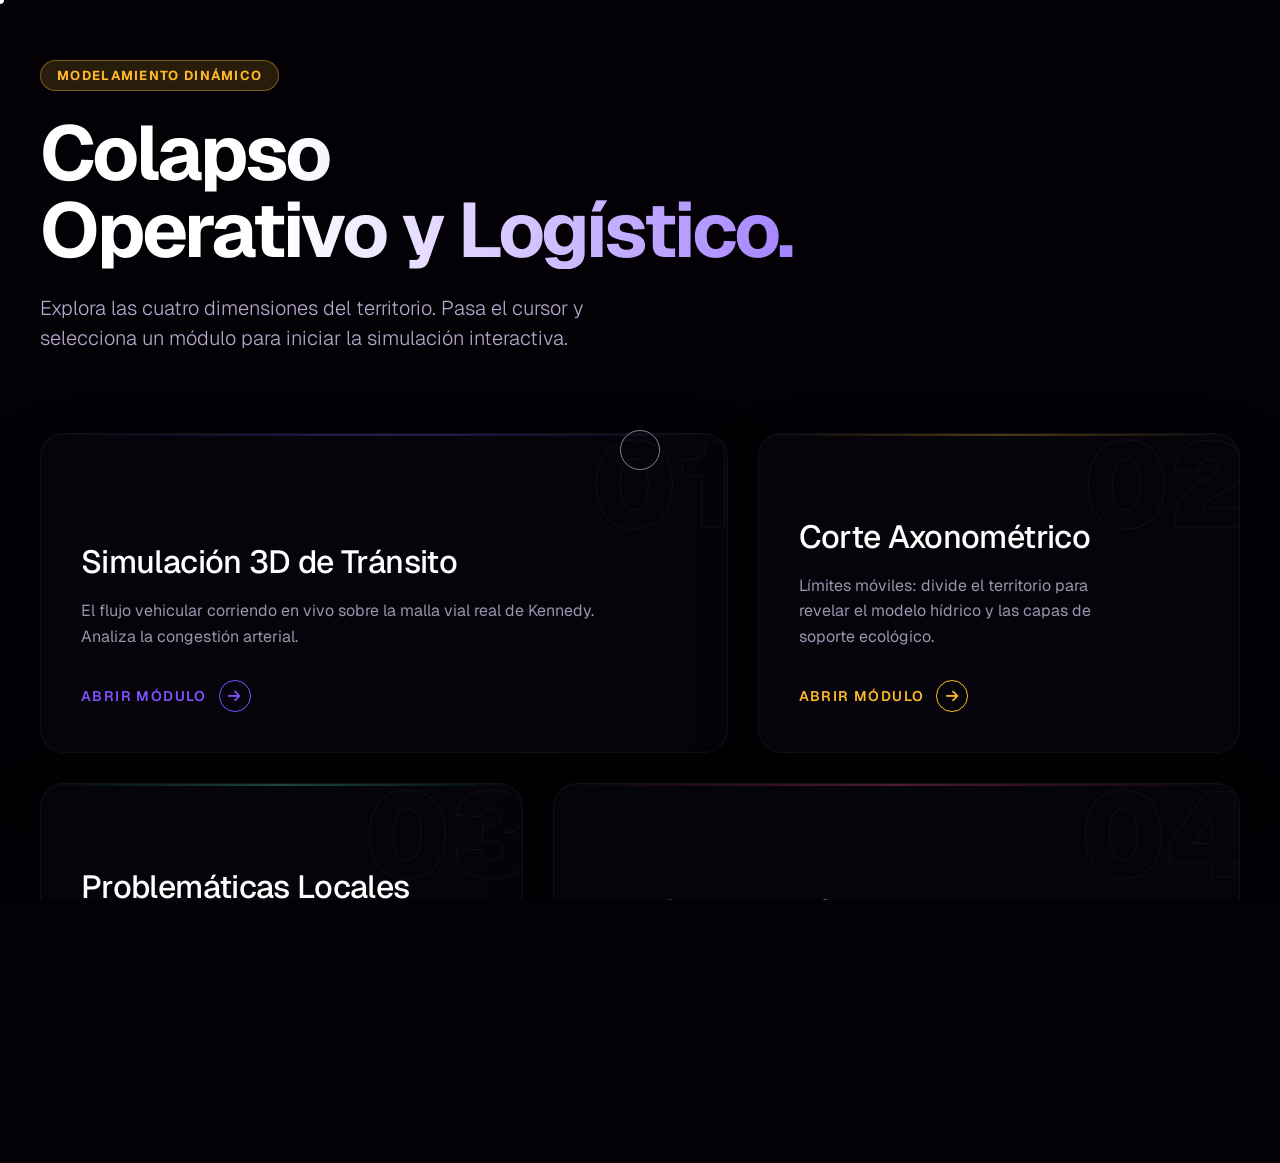
<file: index.html>
<!DOCTYPE html>
<html lang="es">
<head>
<meta charset="UTF-8">
<meta name="viewport" content="width=device-width, initial-scale=1, viewport-fit=cover">
<title>RAPOT · Kennedy</title>
<link rel="preconnect" href="https://fonts.googleapis.com">
<link rel="preconnect" href="https://fonts.gstatic.com" crossorigin>
<link href="https://fonts.googleapis.com/css2?family=Geist:wght@100;300;500;700;900&display=swap" rel="stylesheet">
<link rel="stylesheet" href="https://cdnjs.cloudflare.com/ajax/libs/font-awesome/6.5.1/css/all.min.css">
<style>
  :root {
    --bg: #030105;
    --c1: #8052ff; /* Violeta */
    --c2: #ffb829; /* Ambar */
    --c3: #4fdccc; /* Cyan */
    --c4: #ff4d82; /* Rosa */
    --font: 'Geist', sans-serif;
  }
  
  * { box-sizing: border-box; margin: 0; padding: 0; cursor: none; /* Custom cursor */ }
  
  body, html {
    width: 100%; height: 100%;
    background-color: var(--bg);
    font-family: var(--font);
    color: #fff;
    overflow-x: hidden;
    scroll-behavior: smooth;
  }

  /* --- CUSTOM CURSOR --- */
  .cursor-dot, .cursor-outline {
    position: fixed; top: 0; left: 0;
    transform: translate(-50%, -50%);
    border-radius: 50%;
    z-index: 9999; pointer-events: none;
  }
  .cursor-dot {
    width: 8px; height: 8px; background: #fff;
  }
  .cursor-outline {
    width: 40px; height: 40px;
    border: 1px solid rgba(255,255,255,0.5);
    transition: width 0.2s, height 0.2s, background 0.2s;
  }

  /* --- BACKGROUND FX & MAP --- */
  .bg-map-container {
    position: fixed; top: 0; left: 0; width: 100vw; height: 100vh; z-index: -2;
    opacity: 0.15; pointer-events: none;
    filter: sepia(1) hue-rotate(220deg) saturate(3) brightness(0.4) contrast(1.2);
    transform: scale(1.05);
  }
  .bg-map-container iframe { width: 100%; height: 100%; border: none; }

  canvas#bg-canvas {
    position: fixed; top: 0; left: 0; width: 100vw; height: 100vh;
    z-index: -1; opacity: 0.8; pointer-events: none;
  }

  .huge-text {
    position: fixed;
    top: 50%; left: 0; transform: translateY(-50%);
    font-size: 25vw; font-weight: 900;
    color: transparent;
    -webkit-text-stroke: 2px rgba(255,255,255,0.04);
    z-index: -1; pointer-events: none; white-space: nowrap;
    letter-spacing: -0.02em;
    animation: marqueeText 40s linear infinite alternate;
  }
  @keyframes marqueeText {
    0% { transform: translate(-5%, -50%); }
    100% { transform: translate(-30%, -50%); }
  }

  /* --- LAYOUT --- */
  .wrapper {
    position: relative; z-index: 10;
    min-height: 100vh;
    display: flex; flex-direction: column;
    padding: 60px 40px;
    max-width: 1400px; margin: 0 auto;
  }

  header { margin-bottom: 80px; }
  
  .badge {
    display: inline-block; padding: 6px 16px; border-radius: 50px;
    background: rgba(255, 184, 41, 0.15); border: 1px solid rgba(255, 184, 41, 0.4);
    color: var(--c2); font-size: 13px; font-weight: 700; letter-spacing: 0.1em;
    margin-bottom: 24px; text-transform: uppercase;
    animation: popIn 0.6s cubic-bezier(0.175, 0.885, 0.32, 1.275) forwards;
    opacity: 0; transform: scale(0.8);
  }
  @keyframes popIn { to { opacity: 1; transform: scale(1); } }

  h1.title {
    font-size: clamp(3rem, 6vw, 5rem);
    font-weight: 700; letter-spacing: -0.04em; line-height: 1;
    margin-bottom: 24px;
    background: linear-gradient(to right, #fff 20%, #8052ff 80%);
    -webkit-background-clip: text; color: transparent;
    /* Efecto aparición de texto */
    clip-path: polygon(0 0, 100% 0, 100% 100%, 0% 100%);
    animation: slideUpTitle 1s cubic-bezier(0.22, 1, 0.36, 1) forwards;
    opacity: 0; transform: translateY(40px);
  }
  @keyframes slideUpTitle { to { opacity: 1; transform: translateY(0); } }
  
  p.subtitle {
    font-size: 20px; font-weight: 300; color: #b2a8cc;
    max-width: 600px; line-height: 1.5;
    opacity: 0; transform: translateY(20px);
    animation: slideUpTitle 1s cubic-bezier(0.22, 1, 0.36, 1) 0.2s forwards;
  }

  /* --- BENTO GRID (Las Tarjetas) --- */
  .grid {
    display: grid;
    grid-template-columns: repeat(12, 1fr);
    grid-auto-rows: minmax(320px, auto);
    gap: 30px;
    perspective: 1000px;
  }

  .card {
    position: relative;
    background: rgba(12, 10, 20, 0.4);
    backdrop-filter: blur(20px); -webkit-backdrop-filter: blur(20px);
    border: 1px solid rgba(255,255,255,0.05);
    border-radius: 24px;
    padding: 40px;
    text-decoration: none;
    overflow: hidden;
    display: flex; flex-direction: column; justify-content: flex-end;
    transition: transform 0.1s; /* JS handles the 3D */
    transform-style: preserve-3d;
    box-shadow: 0 30px 60px rgba(0,0,0,0.4);
    animation: fadeUp 0.8s ease backwards;
  }

  /* Tamaños asimétricos para que no se vea aburrido */
  .card:nth-child(1) { grid-column: span 7; animation-delay: 0.1s; }
  .card:nth-child(2) { grid-column: span 5; animation-delay: 0.2s; }
  .card:nth-child(3) { grid-column: span 5; animation-delay: 0.3s; }
  .card:nth-child(4) { grid-column: span 7; animation-delay: 0.4s; }

  @media (max-width: 900px) {
    .card:nth-child(n) { grid-column: span 12; }
  }

  /* Brillo dinámico en el borde superior */
  .card::before {
    content: ''; position: absolute; top: 0; left: 0; width: 100%; height: 2px;
    background: linear-gradient(90deg, transparent, var(--c), transparent);
    opacity: 0.3; transition: opacity 0.4s;
  }
  
  /* Gradiente radial interno en hover */
  .card-glow {
    position: absolute; inset: 0;
    background: radial-gradient(circle at var(--mouseX, 50%) var(--mouseY, 50%), rgba(255,255,255,0.08) 0%, transparent 60%);
    opacity: 0; transition: opacity 0.4s; z-index: 1; pointer-events: none;
  }
  
  .card:hover .card-glow { opacity: 1; }
  .card:hover::before { opacity: 1; }
  .card:hover { border-color: rgba(255,255,255,0.15); z-index: 10; }

  /* Contenido de la tarjeta */
  .card-content { position: relative; z-index: 2; transform: translateZ(30px); }

  .num {
    position: absolute; top: -10px; right: -10px;
    font-size: 120px; font-weight: 900;
    color: transparent; -webkit-text-stroke: 1px rgba(255,255,255,0.05);
    line-height: 1; pointer-events: none;
    transition: all 0.5s cubic-bezier(0.22, 1, 0.36, 1);
  }
  .card:hover .num {
    -webkit-text-stroke: 1px var(--c);
    transform: scale(1.1) translate(-10px, 10px);
  }

  .card h2 {
    font-size: 32px; font-weight: 500; color: #fff; margin-bottom: 16px;
    letter-spacing: -0.02em;
  }
  .card p {
    font-size: 16px; color: #9a93ad; line-height: 1.6; max-width: 85%;
    margin-bottom: 30px;
  }

  .btn-go {
    display: inline-flex; align-items: center; gap: 12px;
    color: var(--c); font-weight: 600; font-size: 14px; text-transform: uppercase; letter-spacing: 0.1em;
  }
  .btn-go i {
    width: 32px; height: 32px; border-radius: 50%;
    border: 1px solid var(--c);
    display: flex; align-items: center; justify-content: center;
    transition: all 0.3s ease;
  }
  .card:hover .btn-go i { background: var(--c); color: #000; transform: translateX(8px); }

  /* Animaciones iniciales */
  @keyframes fadeDown { from { opacity: 0; transform: translateY(-30px); } to { opacity: 1; transform: translateY(0); } }
  @keyframes fadeUp { from { opacity: 0; transform: translateY(50px); } to { opacity: 1; transform: translateY(0); } }

</style>
</head>
<body>

<!-- Custom Cursor -->
<div class="cursor-dot" id="c-dot"></div>
<div class="cursor-outline" id="c-out"></div>

<!-- Background Elements -->
<div class="bg-map-container">
  <iframe src="https://anasoficasca-code.github.io/modelamiento2/modulo-08-3d.html?embed=1"></iframe>
</div>
<div class="huge-text">KENNEDY</div>
<canvas id="bg-canvas"></canvas>

<div class="wrapper">
  
  <header>
    <div class="badge">Modelamiento Dinámico</div>
    <h1 class="title">Colapso<br>Operativo y Logístico.</h1>
    <p class="subtitle">Explora las cuatro dimensiones del territorio. Pasa el cursor y selecciona un módulo para iniciar la simulación interactiva.</p>
  </header>

  <div class="grid">
    
    <a href="mod1.html" class="card" style="--c: var(--c1);">
      <div class="card-glow"></div>
      <div class="num">01</div>
      <div class="card-content">
        <h2>Simulación 3D de Tránsito</h2>
        <p>El flujo vehicular corriendo en vivo sobre la malla vial real de Kennedy. Analiza la congestión arterial.</p>
        <div class="btn-go">Abrir Módulo <i class="fa-solid fa-arrow-right"></i></div>
      </div>
    </a>

    <a href="mod2.html" class="card" style="--c: var(--c2);">
      <div class="card-glow"></div>
      <div class="num">02</div>
      <div class="card-content">
        <h2>Corte Axonométrico</h2>
        <p>Límites móviles: divide el territorio para revelar el modelo hídrico y las capas de soporte ecológico.</p>
        <div class="btn-go">Abrir Módulo <i class="fa-solid fa-arrow-right"></i></div>
      </div>
    </a>

    <a href="mod3.html" class="card" style="--c: var(--c3);">
      <div class="card-glow"></div>
      <div class="num">03</div>
      <div class="card-content">
        <h2>Problemáticas Locales</h2>
        <p>Mapeo de las patologías del POT directamente sobre el modelo 3D real de la localidad.</p>
        <div class="btn-go">Abrir Módulo <i class="fa-solid fa-arrow-right"></i></div>
      </div>
    </a>

    <a href="network.html" class="card" style="--c: var(--c4);">
      <div class="card-glow"></div>
      <div class="num">04</div>
      <div class="card-content">
        <h2>Red Causal Dinámica</h2>
        <p>Topología de dependencias: descubre los Hubs y Nodos Puente que sostienen el sistema completo.</p>
        <div class="btn-go">Abrir Módulo <i class="fa-solid fa-arrow-right"></i></div>
      </div>
    </a>

  </div>
</div>

<script>
  // 1. Custom Cursor Logic
  const dot = document.getElementById('c-dot');
  const outline = document.getElementById('c-out');
  let mouseX = window.innerWidth/2, mouseY = window.innerHeight/2;
  let outX = mouseX, outY = mouseY;
  
  window.addEventListener('mousemove', (e) => {
    mouseX = e.clientX; mouseY = e.clientY;
    dot.style.left = mouseX + 'px';
    dot.style.top = mouseY + 'px';
  });

  function renderCursor() {
    outX += (mouseX - outX) * 0.15;
    outY += (mouseY - outY) * 0.15;
    outline.style.left = outX + 'px';
    outline.style.top = outY + 'px';
    requestAnimationFrame(renderCursor);
  }
  renderCursor();

  // Hover states on links
  document.querySelectorAll('a').forEach(el => {
    el.addEventListener('mouseenter', () => {
      outline.style.width = '60px'; outline.style.height = '60px';
      outline.style.background = 'rgba(255,255,255,0.1)';
    });
    el.addEventListener('mouseleave', () => {
      outline.style.width = '40px'; outline.style.height = '40px';
      outline.style.background = 'transparent';
    });
  });

  // 2. 3D Tilt Effect & Glow Tracking on Cards
  const cards = document.querySelectorAll('.card');
  cards.forEach(card => {
    card.addEventListener('mousemove', (e) => {
      const rect = card.getBoundingClientRect();
      const x = e.clientX - rect.left;
      const y = e.clientY - rect.top;
      
      // Glow position
      card.style.setProperty('--mouseX', `${x}px`);
      card.style.setProperty('--mouseY', `${y}px`);

      // 3D Tilt
      const centerX = rect.width / 2;
      const centerY = rect.height / 2;
      const rotateX = ((y - centerY) / centerY) * -8; // max 8 deg
      const rotateY = ((x - centerX) / centerX) * 8;
      
      card.style.transform = `perspective(1000px) rotateX(${rotateX}deg) rotateY(${rotateY}deg) translateY(-10px)`;
    });

    card.addEventListener('mouseleave', () => {
      card.style.transform = `perspective(1000px) rotateX(0) rotateY(0) translateY(0)`;
    });
  });

  // 3. Dynamic Network Background (Particle nodes connecting)
  const canvas = document.getElementById('bg-canvas');
  const ctx = canvas.getContext('2d');
  let W, H;
  let particles = [];
  
  function initBg() {
    W = window.innerWidth; H = window.innerHeight;
    canvas.width = W; canvas.height = H;
    particles = [];
    const count = window.innerWidth > 900 ? 80 : 40;
    for(let i = 0; i < count; i++) {
      particles.push({
        x: Math.random() * W,
        y: Math.random() * H,
        vx: (Math.random() - 0.5) * 0.5,
        vy: (Math.random() - 0.5) * 0.5,
        r: Math.random() * 2 + 1
      });
    }
  }
  
  window.addEventListener('resize', initBg);
  initBg();

  function drawBg() {
    ctx.clearRect(0, 0, W, H);
    
    // Update & draw particles
    for(let i = 0; i < particles.length; i++) {
      let p = particles[i];
      p.x += p.vx; p.y += p.vy;
      if(p.x < 0 || p.x > W) p.vx *= -1;
      if(p.y < 0 || p.y > H) p.vy *= -1;

      ctx.beginPath();
      ctx.arc(p.x, p.y, p.r, 0, Math.PI * 2);
      ctx.fillStyle = 'rgba(255,255,255,0.2)';
      ctx.fill();

      // Connect near particles
      for(let j = i + 1; j < particles.length; j++) {
        let p2 = particles[j];
        let dx = p.x - p2.x;
        let dy = p.y - p2.y;
        let dist = Math.sqrt(dx*dx + dy*dy);
        
        if(dist < 150) {
          ctx.beginPath();
          ctx.moveTo(p.x, p.y);
          ctx.lineTo(p2.x, p2.y);
          ctx.strokeStyle = `rgba(255,255,255,${0.1 * (1 - dist/150)})`;
          ctx.lineWidth = 1;
          ctx.stroke();
        }
      }
    }
    requestAnimationFrame(drawBg);
  }
  drawBg();

</script>
</body>
</html>
</file>
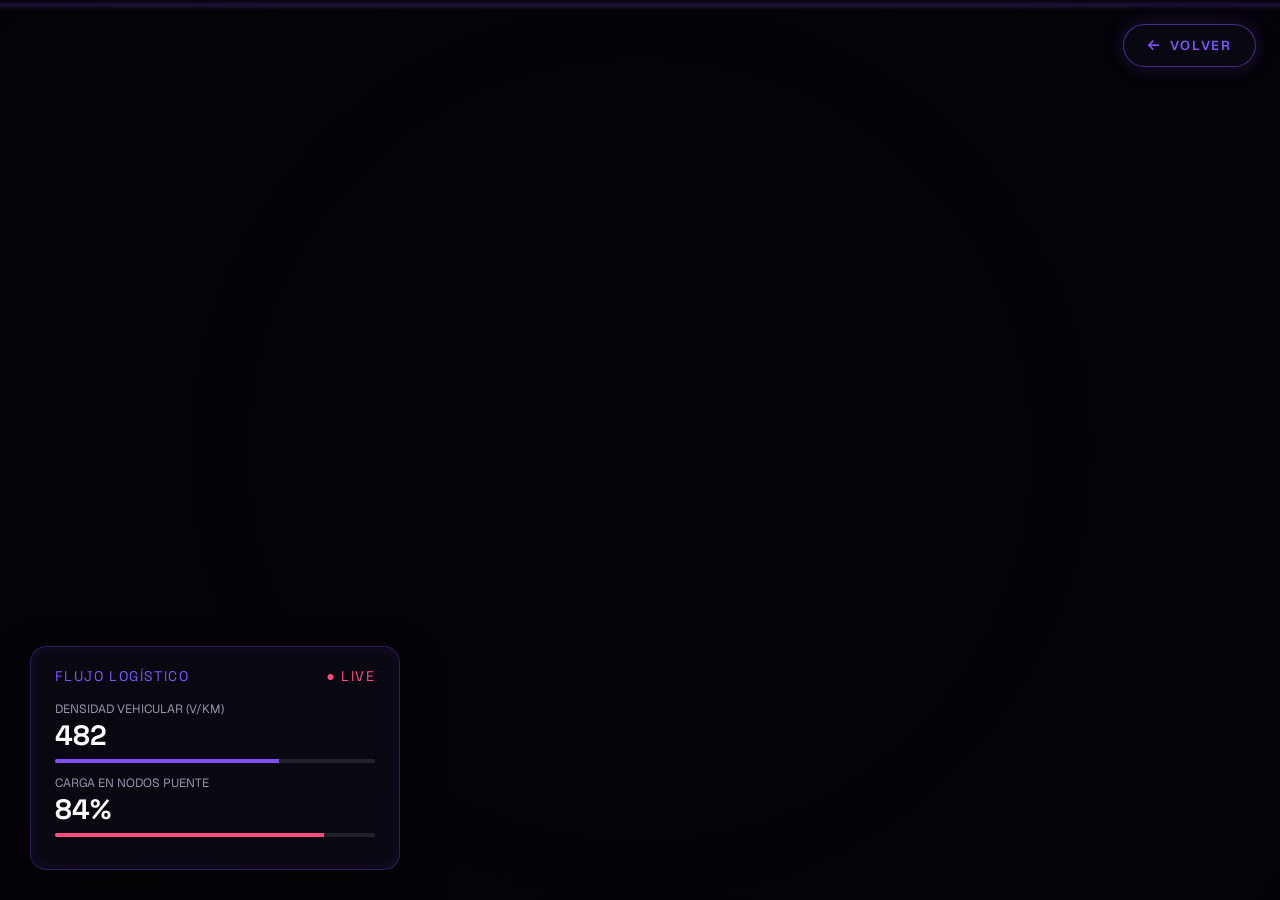
<file: mod1.html>
<!DOCTYPE html>
<html lang="es">
<head>
  <meta charset="UTF-8">
  <meta name="viewport" content="width=device-width, initial-scale=1.0">
  <title>Módulo 1 - Kennedy</title>
  <link rel="stylesheet" href="https://cdnjs.cloudflare.com/ajax/libs/font-awesome/6.5.1/css/all.min.css">
  <link href="https://fonts.googleapis.com/css2?family=Geist:wght@300;400;500;600&family=Space+Grotesk:wght@500;700&display=swap" rel="stylesheet">
  <style>
    body, html { margin: 0; padding: 0; width: 100%; height: 100%; overflow: hidden; background: #050308; font-family: 'Geist', sans-serif; }
    iframe { width: 100%; height: 100%; border: none; display: block; }
    
    /* Overlay Scanner Effect */
    .scanner {
      position: absolute; top: 0; left: 0; width: 100%; height: 10px;
      background: linear-gradient(to bottom, transparent, rgba(128,82,255,0.4), transparent);
      z-index: 50; pointer-events: none; opacity: 0.5;
      animation: scan 4s linear infinite;
    }
    @keyframes scan { 0% { top: -10%; } 100% { top: 110%; } }

    /* Dashboard UI Elements */
    .dashboard-panel {
      position: absolute; bottom: 30px; left: 30px; z-index: 100;
      background: rgba(12, 10, 20, 0.7); backdrop-filter: blur(12px);
      border: 1px solid rgba(128,82,255,0.3); border-radius: 16px;
      padding: 20px 24px; color: #fff; width: 320px;
      box-shadow: 0 20px 40px rgba(0,0,0,0.5), inset 0 0 20px rgba(128,82,255,0.1);
      animation: slideIn 1s cubic-bezier(0.22, 1, 0.36, 1) forwards;
    }
    .panel-title { font-family: 'Space Grotesk', sans-serif; font-size: 14px; text-transform: uppercase; color: #8052ff; letter-spacing: 0.1em; margin-bottom: 16px; display: flex; justify-content: space-between; }
    .panel-title .live { color: #ff4d82; animation: blink 2s infinite; }
    .metric { margin-bottom: 12px; }
    .metric-label { font-size: 12px; color: #9a93ad; text-transform: uppercase; }
    .metric-value { font-family: 'Space Grotesk', sans-serif; font-size: 28px; font-weight: 700; color: #fff; }
    .metric-bar { width: 100%; height: 4px; background: rgba(255,255,255,0.1); border-radius: 4px; margin-top: 6px; overflow: hidden; }
    .metric-fill { height: 100%; background: #8052ff; width: 0%; transition: width 1s ease; }

    @keyframes slideIn { from { opacity: 0; transform: translateX(-40px); } to { opacity: 1; transform: translateX(0); } }
    @keyframes blink { 0%, 100% { opacity: 1; } 50% { opacity: 0.3; } }

    /* Vignette */
    .vignette { position: absolute; inset: 0; pointer-events: none; z-index: 10; background: radial-gradient(circle, transparent 50%, rgba(5,3,8,0.8) 150%); }

    /* Botón Volver súper animado y top-right */
    .back-btn {
      position: absolute; top: 24px; right: 24px; z-index: 1000;
      background: rgba(12, 10, 20, 0.8); backdrop-filter: blur(10px);
      border: 1px solid rgba(128, 82, 255, 0.5);
      color: #8052ff; padding: 12px 24px; border-radius: 999px;
      font-size: 13px; font-weight: 600; text-decoration: none; text-transform: uppercase; letter-spacing: 0.1em;
      display: flex; align-items: center; gap: 10px; cursor: pointer; overflow: hidden;
      transition: all 0.3s cubic-bezier(0.22, 1, 0.36, 1); box-shadow: 0 0 20px rgba(128, 82, 255, 0.2);
    }
    .back-btn::before { content: ''; position: absolute; top: 0; left: -100%; width: 100%; height: 100%; background: linear-gradient(90deg, transparent, rgba(128, 82, 255, 0.3), transparent); transition: all 0.5s ease; }
    .back-btn:hover { background: rgba(128, 82, 255, 0.2); border-color: rgba(128, 82, 255, 0.8); transform: scale(1.05); box-shadow: 0 0 30px rgba(128, 82, 255, 0.4); color: #fff; }
    .back-btn:hover::before { left: 100%; }
    .back-btn span { display: inline-block; animation: floatText 3s ease-in-out infinite; }
    .back-btn span:nth-child(1) { animation-delay: 0.0s; } .back-btn span:nth-child(2) { animation-delay: 0.1s; }
    .back-btn span:nth-child(3) { animation-delay: 0.2s; } .back-btn span:nth-child(4) { animation-delay: 0.3s; }
    .back-btn span:nth-child(5) { animation-delay: 0.4s; } .back-btn span:nth-child(6) { animation-delay: 0.5s; }
    @keyframes floatText { 0%, 100% { transform: translateY(0); } 50% { transform: translateY(-2px); color: #fff; } }
  </style>
</head>
<body>
  <div class="scanner"></div>
  <div class="vignette"></div>

  <div class="dashboard-panel">
    <div class="panel-title">Flujo Logístico <span class="live">● LIVE</span></div>
    
    <div class="metric">
      <div class="metric-label">Densidad Vehicular (V/km)</div>
      <div class="metric-value" id="val1">482</div>
      <div class="metric-bar"><div class="metric-fill" id="bar1"></div></div>
    </div>
    
    <div class="metric">
      <div class="metric-label">Carga en Nodos Puente</div>
      <div class="metric-value" id="val2">84%</div>
      <div class="metric-bar"><div class="metric-fill" id="bar2" style="background:#ff4d82;"></div></div>
    </div>
  </div>

  <a href="index.html" class="back-btn">
    <i class="fa-solid fa-arrow-left"></i>
    <div><span>V</span><span>o</span><span>l</span><span>v</span><span>e</span><span>r</span></div>
  </a>

  <iframe src="https://anasoficasca-code.github.io/modelamiento2/modulo-08-3d.html?embed=1" onload="hideUI(this)"></iframe>

  <script>
    function hideUI(iframe) {
      try {
        const doc = iframe.contentWindow.document;
        if (!doc) return;
        const style = doc.createElement('style');
        style.textContent = `
          .sidebar, .site-nav, .navigation-unified, aside, .nav, header { display: none !important; }
          .app, .main, body, .viewport, .map-container, #map { padding-left: 0 !important; margin-left: 0 !important; left: 0 !important; width: 100% !important; max-width: 100% !important; }
          .overlay-tools { left: auto !important; right: 20px !important; top: 80px !important; }
          .mapboxgl-control-container { display: none !important; }
        `;
        doc.head.appendChild(style);
      } catch(e) {}
    }

    // Simulador de datos dinámicos
    setInterval(() => {
      document.getElementById('val1').innerText = Math.floor(450 + Math.random() * 80);
      document.getElementById('bar1').style.width = (60 + Math.random() * 30) + '%';
      
      const v2 = Math.floor(75 + Math.random() * 20);
      document.getElementById('val2').innerText = v2 + '%';
      document.getElementById('bar2').style.width = v2 + '%';
    }, 2500);
    setTimeout(() => {
      document.getElementById('bar1').style.width = '70%';
      document.getElementById('bar2').style.width = '84%';
    }, 100);
  </script>
</body>
</html>
</file>
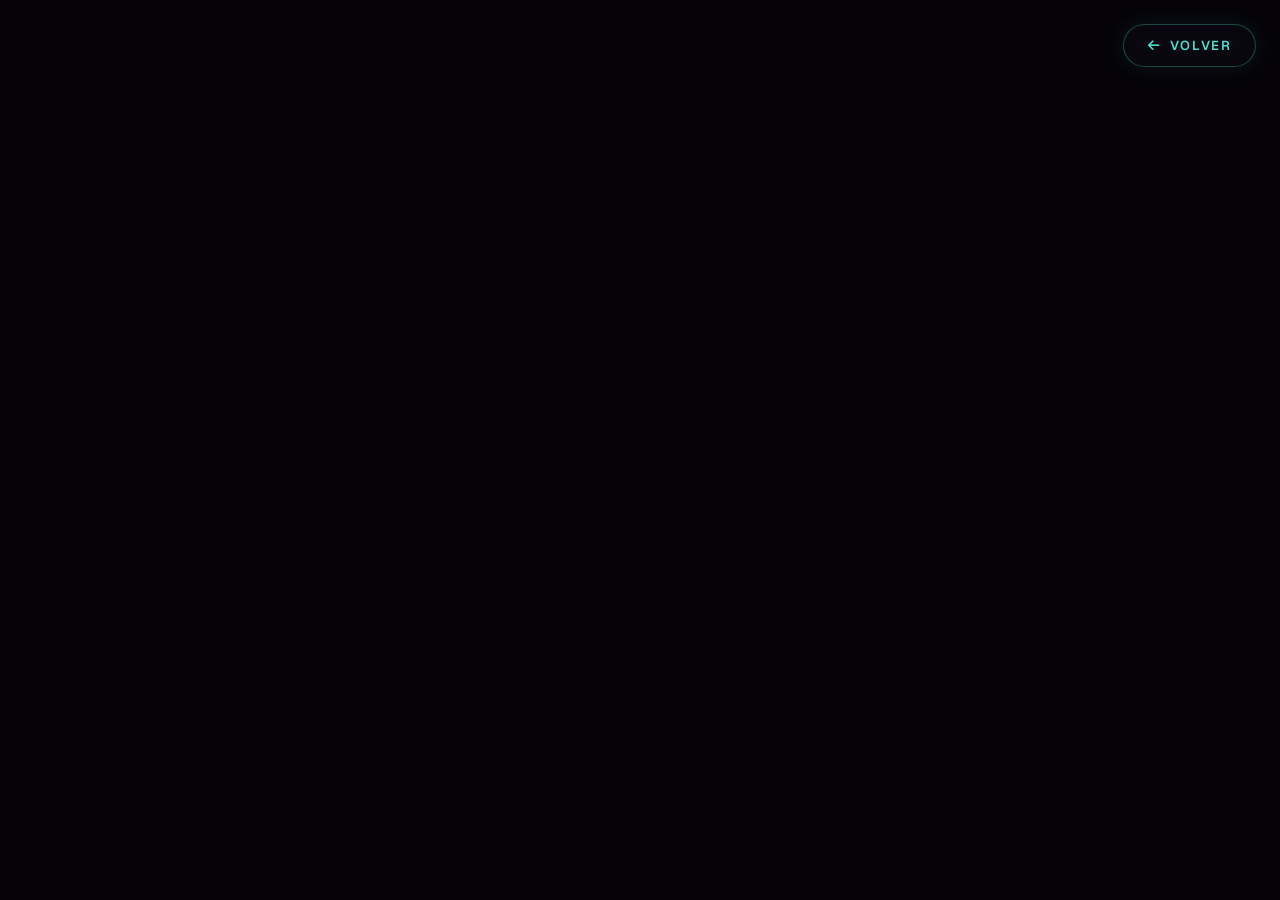
<file: mod3.html>
<!DOCTYPE html>
<html lang="es">
<head>
  <meta charset="UTF-8">
  <meta name="viewport" content="width=device-width, initial-scale=1.0">
  <title>Módulo 3 - Kennedy</title>
  <link rel="stylesheet" href="https://cdnjs.cloudflare.com/ajax/libs/font-awesome/6.5.1/css/all.min.css">
  <link href="https://fonts.googleapis.com/css2?family=Geist:wght@400;500&display=swap" rel="stylesheet">
  <style>
    body, html { margin: 0; padding: 0; width: 100%; height: 100%; overflow: hidden; background: #050308; font-family: 'Geist', sans-serif; }
    iframe { width: 100%; height: 100%; border: none; display: block; }
    /* Botón Volver súper animado y top-right */
    .back-btn {
      position: absolute; top: 24px; right: 24px; z-index: 1000;
      background: rgba(12, 10, 20, 0.6); backdrop-filter: blur(10px);
      border: 1px solid rgba(79, 220, 204, 0.3);
      color: #4fdccc; padding: 12px 24px; border-radius: 999px;
      font-size: 13px; font-weight: 600; text-decoration: none; text-transform: uppercase; letter-spacing: 0.1em;
      display: flex; align-items: center; gap: 10px; cursor: pointer; overflow: hidden;
      transition: all 0.3s cubic-bezier(0.22, 1, 0.36, 1); box-shadow: 0 0 20px rgba(79, 220, 204, 0.1);
    }
    .back-btn::before { content: ''; position: absolute; top: 0; left: -100%; width: 100%; height: 100%; background: linear-gradient(90deg, transparent, rgba(79, 220, 204, 0.2), transparent); transition: all 0.5s ease; }
    .back-btn:hover { background: rgba(79, 220, 204, 0.1); border-color: rgba(79, 220, 204, 0.6); transform: scale(1.05); box-shadow: 0 0 30px rgba(79, 220, 204, 0.3); color: #fff; }
    .back-btn:hover::before { left: 100%; }
    .back-btn span { display: inline-block; animation: floatText 3s ease-in-out infinite; }
    .back-btn span:nth-child(1) { animation-delay: 0.0s; } .back-btn span:nth-child(2) { animation-delay: 0.1s; }
    .back-btn span:nth-child(3) { animation-delay: 0.2s; } .back-btn span:nth-child(4) { animation-delay: 0.3s; }
    .back-btn span:nth-child(5) { animation-delay: 0.4s; } .back-btn span:nth-child(6) { animation-delay: 0.5s; }
    @keyframes floatText { 0%, 100% { transform: translateY(0); } 50% { transform: translateY(-2px); color: #fff; } }
  </style>
</head>
<body>
  <a href="index.html" class="back-btn">
    <i class="fa-solid fa-arrow-left"></i>
    <div><span>V</span><span>o</span><span>l</span><span>v</span><span>e</span><span>r</span></div>
  </a>
  <iframe src="https://anasoficasca-code.github.io/modelamiento2/modulo-12-problemas.html?embed=1" onload="hideUI(this)"></iframe>
  <script>
    function hideUI(iframe) {
      try {
        const doc = iframe.contentWindow.document;
        if (!doc) return;
        const style = doc.createElement('style');
        style.textContent = `
          .sidebar, .site-nav, .navigation-unified, aside, .nav, header { display: none !important; }
          .app, .main, body, .viewport, .map-container, #map { padding-left: 0 !important; margin-left: 0 !important; left: 0 !important; width: 100% !important; max-width: 100% !important; }
          .overlay-tools { left: 20px !important; top: 80px !important; }
        `;
        doc.head.appendChild(style);
      } catch(e) {}
    }
  </script>
</body>
</html>
</file>
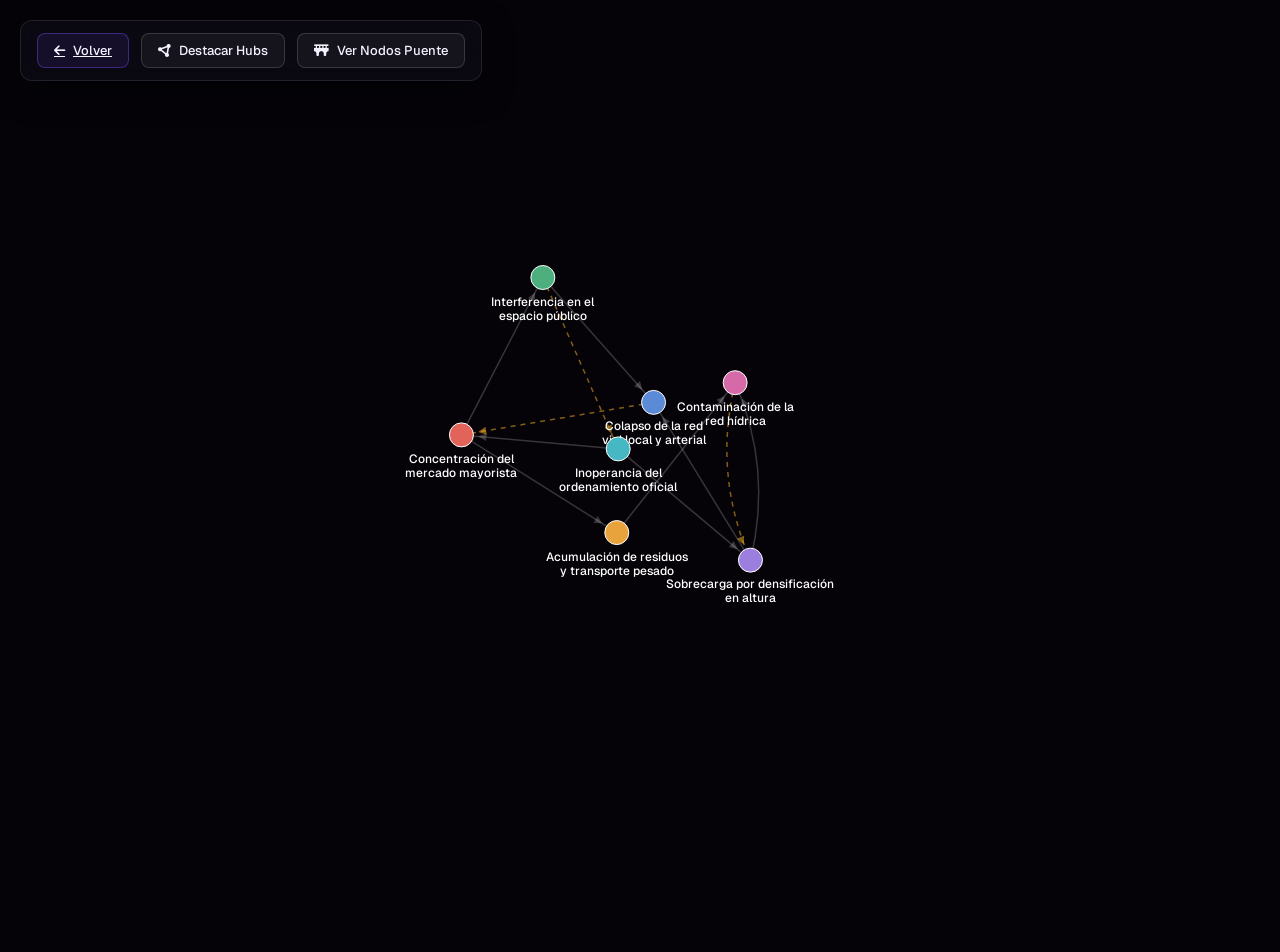
<file: network.html>
<!DOCTYPE html>
<html lang="es">
<head>
  <meta charset="UTF-8">
  <meta name="viewport" content="width=device-width, initial-scale=1.0">
  <title>Red Causal - Nodos y Flujos</title>
  <link rel="preconnect" href="https://fonts.googleapis.com">
  <link rel="preconnect" href="https://fonts.gstatic.com" crossorigin>
  <link href="https://fonts.googleapis.com/css2?family=Geist:wght@300;400;500;600&display=swap" rel="stylesheet">
  <link rel="stylesheet" href="https://cdnjs.cloudflare.com/ajax/libs/font-awesome/6.5.1/css/all.min.css">
  <style>
    :root {
      --void: #050308;
      --panel: #0c0a14;
      --dim: #9a93ad;
      --ice: #f4f2ff;
      --violet: #8052ff;
      --amber: #ffb829;
      --font: 'Geist', sans-serif;
    }
    body {
      margin: 0;
      padding: 0;
      background: var(--void);
      color: var(--ice);
      font-family: var(--font);
      overflow: hidden;
      display: flex;
      flex-direction: column;
      height: 100vh;
    }
    .toolbar {
      position: absolute;
      top: 20px;
      left: 20px;
      z-index: 10;
      display: flex;
      gap: 12px;
      background: rgba(12, 10, 20, 0.8);
      backdrop-filter: blur(10px);
      padding: 12px 16px;
      border-radius: 12px;
      border: 1px solid rgba(255, 255, 255, 0.1);
      box-shadow: 0 10px 30px rgba(0, 0, 0, 0.5);
    }
    .btn {
      background: rgba(255, 255, 255, 0.05);
      border: 1px solid rgba(255, 255, 255, 0.15);
      color: var(--ice);
      font-family: var(--font);
      font-size: 13px;
      font-weight: 500;
      padding: 8px 16px;
      border-radius: 8px;
      cursor: pointer;
      transition: all 0.2s ease;
      display: flex;
      align-items: center;
      gap: 8px;
    }
    .btn:hover {
      background: rgba(255, 255, 255, 0.1);
      border-color: rgba(255, 255, 255, 0.3);
    }
    .btn.active {
      background: rgba(128, 82, 255, 0.2);
      border-color: var(--violet);
      color: #fff;
    }
    .btn-amber.active {
      background: rgba(255, 184, 41, 0.2);
      border-color: var(--amber);
      color: #fff;
    }
    #canvas-container {
      flex: 1;
      width: 100%;
      height: 100%;
      position: relative;
    }
    canvas {
      display: block;
      width: 100%;
      height: 100%;
    }
    .tooltip {
      position: absolute;
      pointer-events: none;
      background: rgba(12, 10, 20, 0.95);
      border: 1px solid rgba(255, 255, 255, 0.15);
      padding: 12px 16px;
      border-radius: 8px;
      max-width: 280px;
      color: var(--ice);
      font-size: 13px;
      line-height: 1.5;
      box-shadow: 0 10px 25px rgba(0, 0, 0, 0.5);
      opacity: 0;
      transition: opacity 0.15s ease, transform 0.15s ease;
      transform: translateY(10px);
      z-index: 20;
    }
    .tooltip.visible {
      opacity: 1;
      transform: translateY(0);
    }
    .tooltip-title {
      font-weight: 600;
      margin-bottom: 6px;
      color: #fff;
      display: flex;
      align-items: center;
      gap: 8px;
    }
    .tooltip-dot {
      width: 10px;
      height: 10px;
      border-radius: 50%;
    }
    .tooltip-desc {
      color: var(--dim);
    }
  </style>
</head>
<body>
  <div class="toolbar">
    <a href="index.html" class="btn" style="background: rgba(128,82,255,0.1); border-color: rgba(128,82,255,0.4);"><i class="fa-solid fa-arrow-left"></i> Volver</a>
    <button class="btn" id="btnHubs"><i class="fa-solid fa-circle-nodes"></i> Destacar Hubs</button>
    <button class="btn btn-amber" id="btnBridges"><i class="fa-solid fa-bridge"></i> Ver Nodos Puente</button>
  </div>
  
  <div id="canvas-container">
    <canvas id="networkCanvas"></canvas>
    <div class="tooltip" id="tooltip">
      <div class="tooltip-title"><div class="tooltip-dot" id="tt-dot"></div> <span id="tt-title"></span></div>
      <div class="tooltip-desc" id="tt-desc"></div>
    </div>
  </div>

  <script src="network.js"></script>
</body>
</html>
</file>
